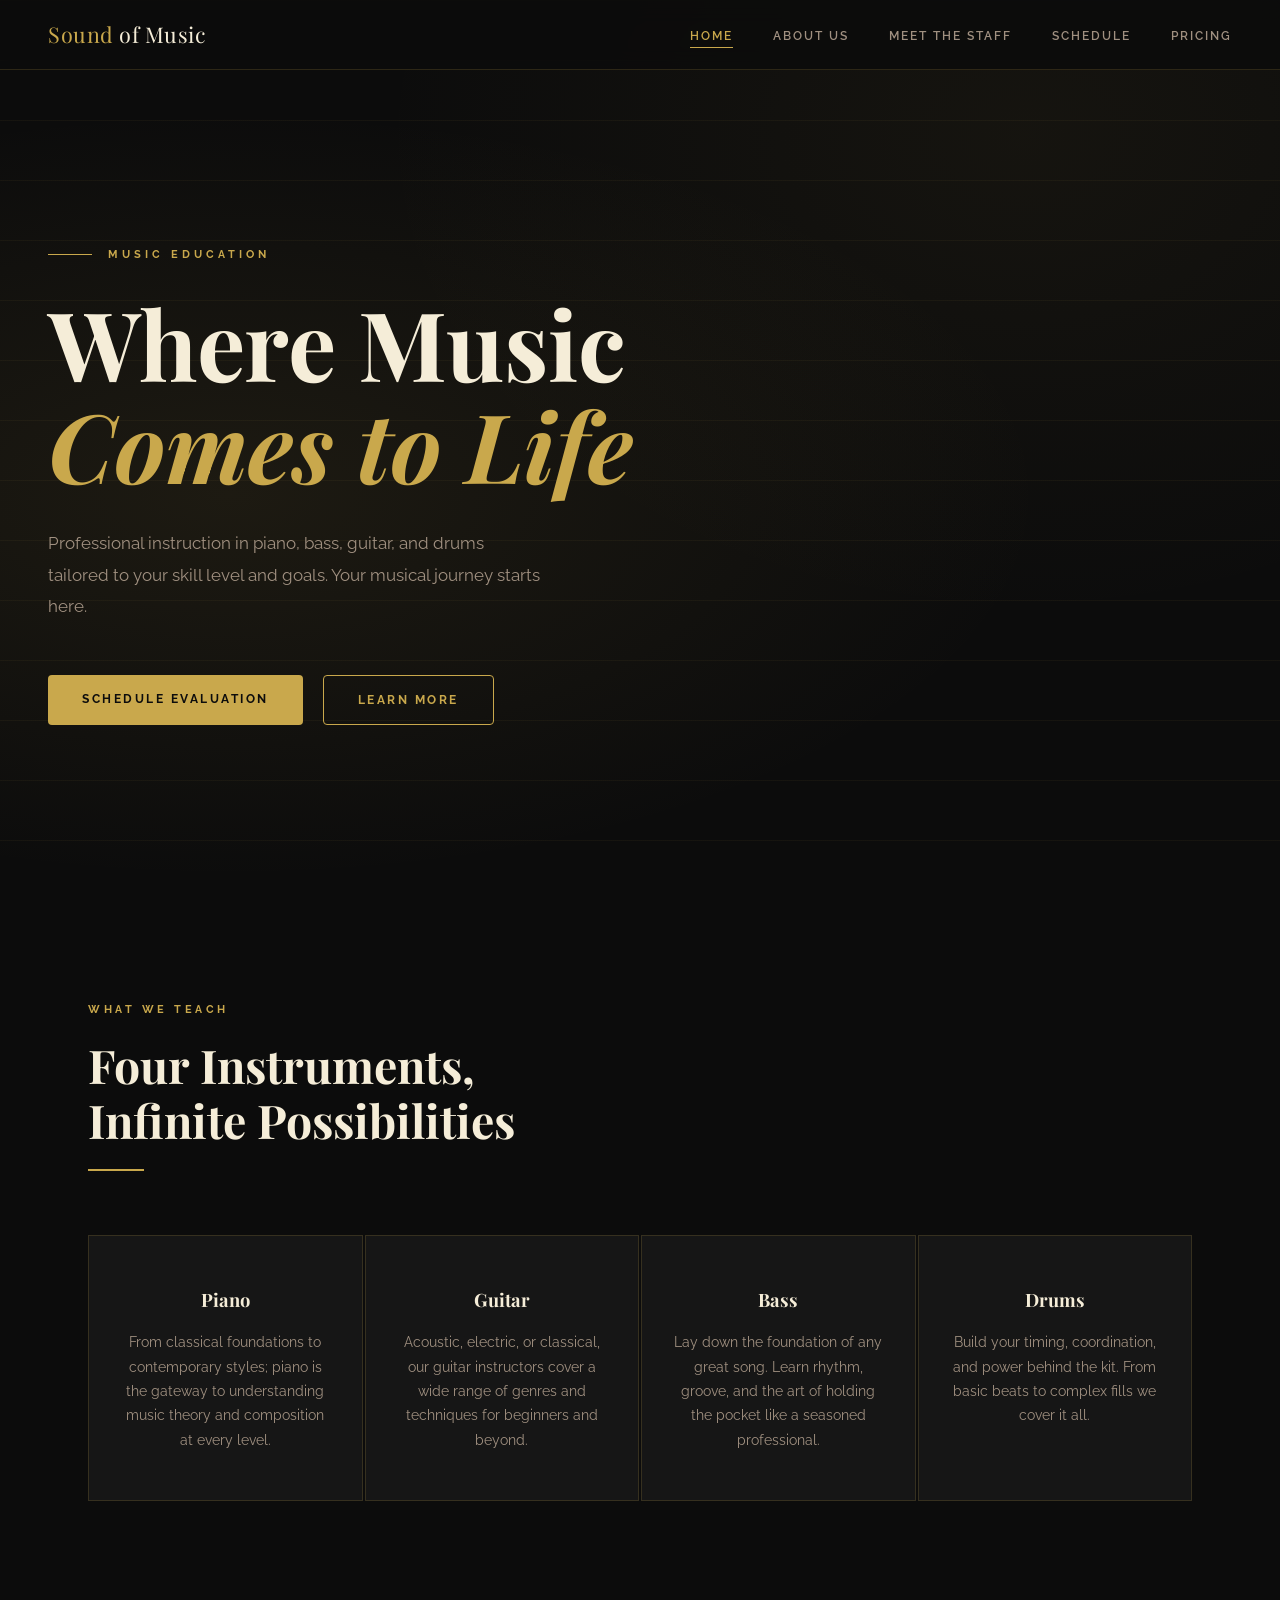
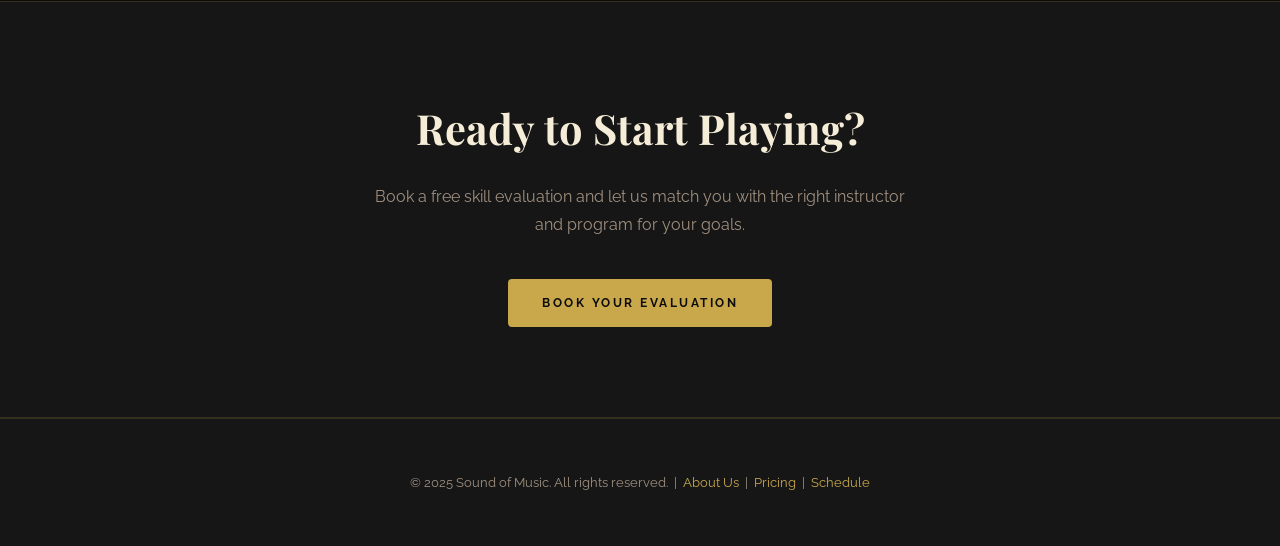
<file: index.html>
<!DOCTYPE html>
<html lang="en">
<head>
  <meta charset="UTF-8">
  <meta name="viewport" content="width=device-width, initial-scale=1.0">
  <title>Sound of Music – Music Education for Piano, Bass, Guitar &amp; Drums</title>
  <link rel="preconnect" href="https://fonts.googleapis.com">
  <link rel="preconnect" href="https://fonts.gstatic.com" crossorigin>
  <link href="https://fonts.googleapis.com/css2?family=Playfair+Display:ital,wght@0,400;0,700;1,400&amp;family=Raleway:wght@300;400;500;600&amp;display=swap" rel="stylesheet">
  <link rel="stylesheet" href="styles.css">
</head>
<body>

  <!-- ── NAVIGATION ── -->
  <nav class="navbar" aria-label="Main navigation">
    <a href="index.html" class="nav-brand">Sound <span>of Music</span></a>
    <ul class="nav-links" id="nav-links">
      <li><a href="index.html">Home</a></li>
      <li><a href="about.html">About Us</a></li>
      <li><a href="staff.html">Meet the Staff</a></li>
      <li><a href="schedule.html">Schedule</a></li>
      <li><a href="pricing.html">Pricing</a></li>
    </ul>
    <button type="button" class="nav-toggle" id="nav-toggle" aria-label="Toggle navigation" aria-expanded="false">
      <span></span>
      <span></span>
      <span></span>
    </button>
  </nav>

  <main>

    <!-- ── HERO ── -->
    <section class="hero" aria-labelledby="hero-heading">
      <div class="hero-bg" aria-hidden="true"></div>

      <div class="hero-content">
        <p class="hero-eyebrow">Music Education</p>
        <h1 class="hero-title" id="hero-heading">
          Where Music<br><em>Comes to Life</em>
        </h1>
        <p class="hero-desc">
          Professional instruction in piano, bass, guitar, and drums tailored
          to your skill level and goals. Your musical journey starts here.
        </p>
        <div class="hero-cta">
          <a href="schedule.html" class="btn btn-gold">Schedule Evaluation</a>
          <a href="about.html"    class="btn btn-outline">Learn More</a>
        </div>
      </div>

     
    </section>

    <!-- ── INSTRUMENTS ── -->
    <section aria-labelledby="instruments-heading">
      <div class="section">
        <p class="section-label fade-in">What We Teach</p>
        <h2 class="section-title fade-in" id="instruments-heading">
          Four Instruments,<br>Infinite Possibilities
        </h2>
        <div class="gold-divider fade-in"></div>

        <div class="instruments-grid">
          <div class="instrument-card fade-in">
           
            <h3>Piano</h3>
            <p>
              From classical foundations to contemporary styles; piano is the
              gateway to understanding music theory and composition at every level.
            </p>
          </div>
          <div class="instrument-card fade-in">
          
            <h3>Guitar</h3>
            <p>
              Acoustic, electric, or classical, our guitar instructors cover a
              wide range of genres and techniques for beginners and beyond.
            </p>
          </div>
          <div class="instrument-card fade-in">
            <h3>Bass</h3>
            <p>
              Lay down the foundation of any great song. Learn rhythm, groove,
              and the art of holding the pocket like a seasoned professional.
            </p>
          </div>
          <div class="instrument-card fade-in">
            <h3>Drums</h3>
            <p>
              Build your timing, coordination, and power behind the kit. From
              basic beats to complex fills we cover it all.
            </p>
          </div>
        </div>
      </div>
    </section>

    <!-- ── CTA BAND ── -->
    <section class="cta-band" aria-labelledby="cta-heading">
      <div class="cta-band-inner">
        <h2 class="fade-in" id="cta-heading">Ready to Start Playing?</h2>
        <p class="fade-in">
          Book a free skill evaluation and let us match you with the right
          instructor and program for your goals.
        </p>
        <a href="schedule.html" class="btn btn-gold fade-in">Book Your Evaluation</a>
      </div>
    </section>

  </main>

  <!-- ── FOOTER ── -->
  <footer>
    <p>
      &copy; 2025 Sound of Music. All rights reserved.
      &nbsp;|&nbsp; <a href="about.html">About Us</a>
      &nbsp;|&nbsp; <a href="pricing.html">Pricing</a>
      &nbsp;|&nbsp; <a href="schedule.html">Schedule</a>
    </p>
  </footer>

  <script src="main.js"></script>
</body>
</html>
</file>
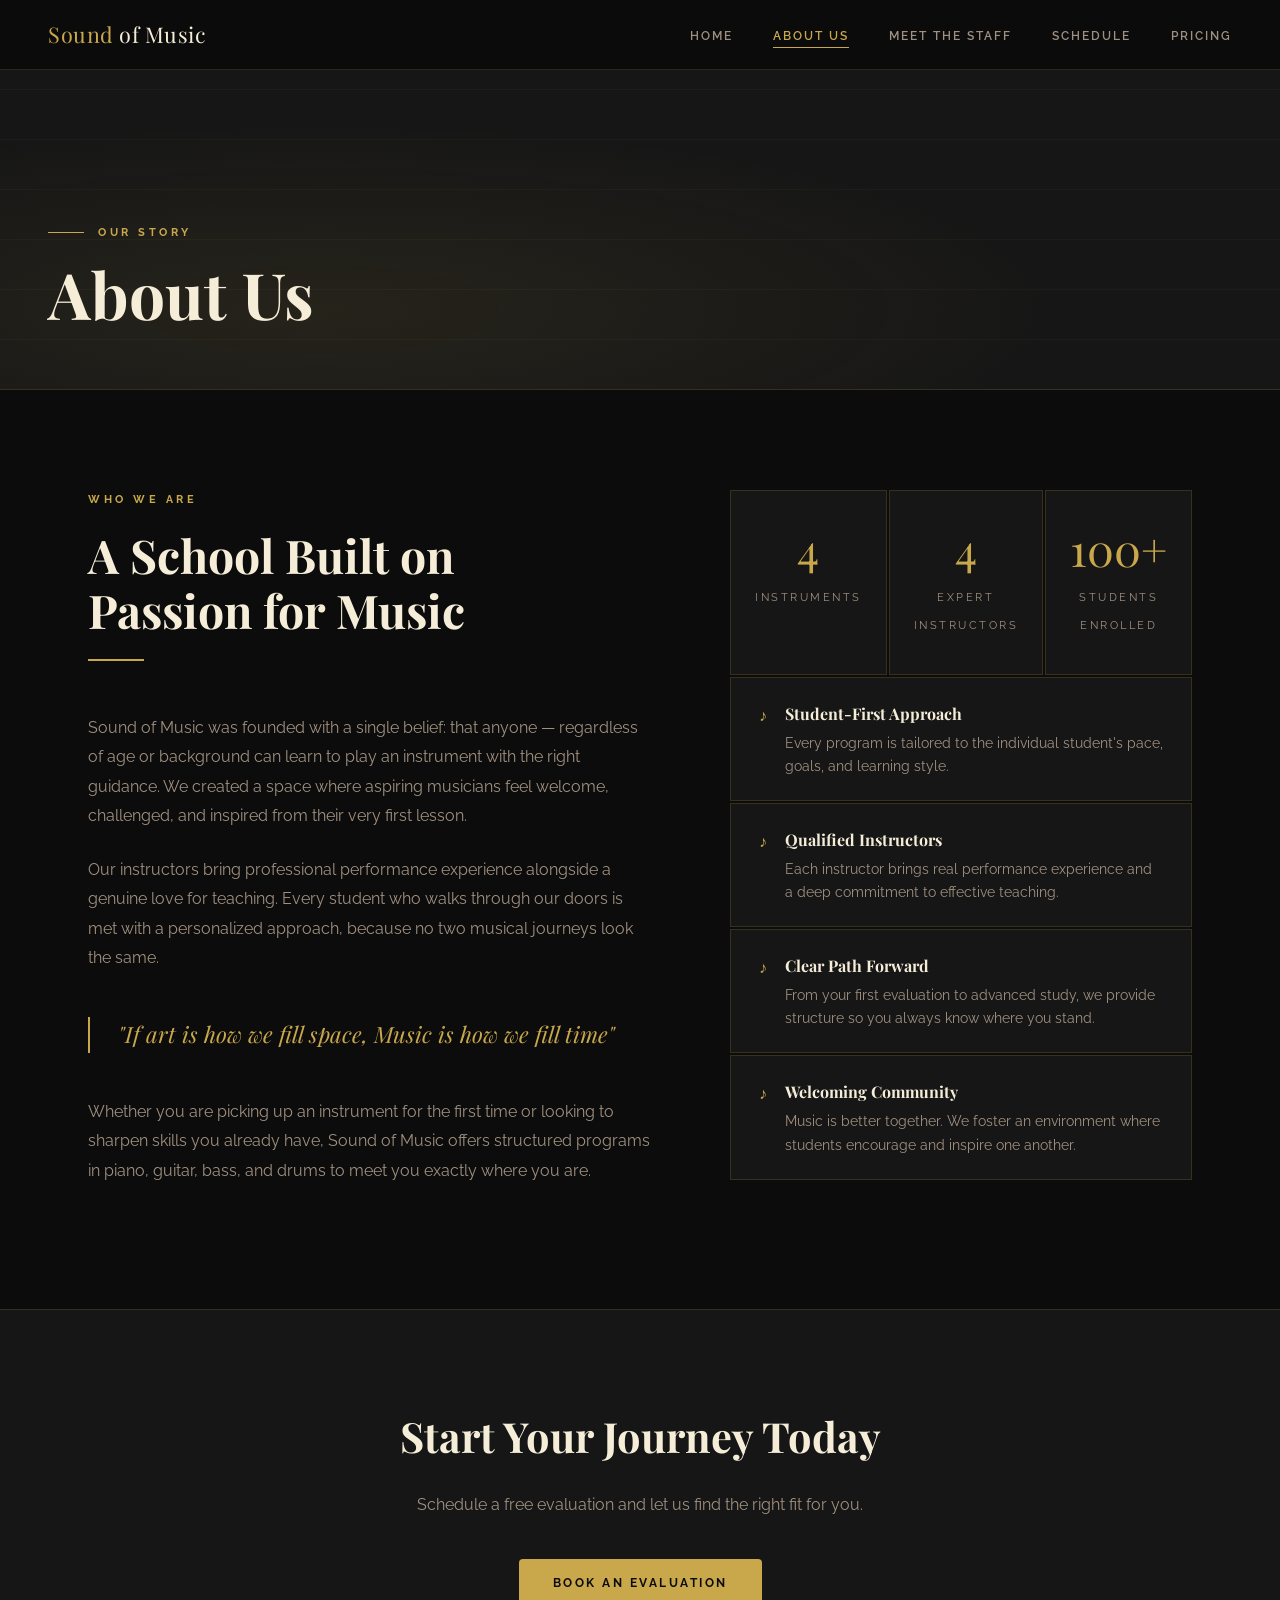
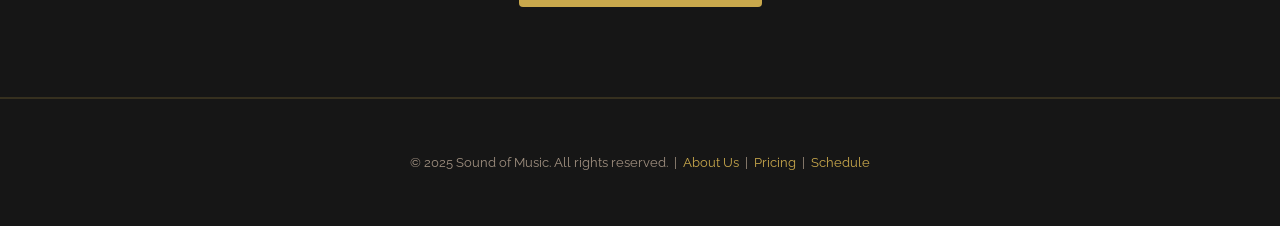
<file: about.html>
<!DOCTYPE html>
<html lang="en">
<head>
  <meta charset="UTF-8">
  <meta name="viewport" content="width=device-width, initial-scale=1.0">
  <title>About Us – Sound of Music</title>
  <link rel="preconnect" href="https://fonts.googleapis.com">
  <link rel="preconnect" href="https://fonts.gstatic.com" crossorigin>
  <link href="https://fonts.googleapis.com/css2?family=Playfair+Display:ital,wght@0,400;0,700;1,400&amp;family=Raleway:wght@300;400;500;600&amp;display=swap" rel="stylesheet">
  <link rel="stylesheet" href="styles.css">
</head>
<body>

  <!-- ── NAVIGATION ── -->
  <nav class="navbar" aria-label="Main navigation">
    <a href="index.html" class="nav-brand">Sound <span>of Music</span></a>
    <ul class="nav-links" id="nav-links">
      <li><a href="index.html">Home</a></li>
      <li><a href="about.html">About Us</a></li>
      <li><a href="staff.html">Meet the Staff</a></li>
      <li><a href="schedule.html">Schedule</a></li>
      <li><a href="pricing.html">Pricing</a></li>
    </ul>
    <button type="button" class="nav-toggle" id="nav-toggle" aria-label="Toggle navigation" aria-expanded="false">
      <span></span>
      <span></span>
      <span></span>
    </button>
  </nav>

  <main>

    <!-- ── PAGE HERO ── -->
    <header class="page-hero">
      <div class="page-hero-content">
        <p class="page-hero-label">Our Story</p>
        <h1>About Us</h1>
      </div>
    </header>

    <!-- ── ABOUT BODY ── -->
    <section aria-labelledby="about-heading">
      <div class="section">
        <div class="about-grid">

          <!-- Left: Text -->
          <div>
            <p class="section-label fade-in">Who We Are</p>
            <h2 class="section-title fade-in" id="about-heading">
              A School Built on<br>Passion for Music
            </h2>
            <div class="gold-divider fade-in"></div>

            <p class="about-body fade-in">
              Sound of Music was founded with a single belief: that anyone — regardless
              of age or background can learn to play an instrument with the right guidance.
              We created a space where aspiring musicians feel welcome, challenged, and
              inspired from their very first lesson.
            </p>
            <p class="about-body fade-in">
              Our instructors bring professional performance experience alongside a
              genuine love for teaching. Every student who walks through our doors is
              met with a personalized approach, because no two musical journeys look
              the same.
            </p>

            <blockquote class="about-quote fade-in">
              "If art is how we fill space, Music is how we fill time"
            </blockquote>

            <p class="about-body fade-in">
              Whether you are picking up an instrument for the first time or looking to
              sharpen skills you already have, Sound of Music offers structured programs
              in piano, guitar, bass, and drums to meet you exactly where you are.
            </p>
          </div>

          <!-- Right: Stats + Values -->
          <div>
            <div class="stats-grid fade-in" role="group" aria-label="School highlights">
              <div class="stat-card">
                <span class="stat-number">4</span>
                <span class="stat-label">Instruments</span>
              </div>
              <div class="stat-card">
                <span class="stat-number">4</span>
                <span class="stat-label">Expert Instructors</span>
              </div>
              <div class="stat-card">
                <span class="stat-number">100+</span>
                <span class="stat-label">Students Enrolled</span>
              </div>
            </div>

            <h3 class="visually-hidden">Our Values</h3>
            <ul class="values-list">
              <li class="value-item fade-in">
                <span class="value-icon" aria-hidden="true">&#9834;</span>
                <div>
                  <h4>Student-First Approach</h4>
                  <p>Every program is tailored to the individual student's pace, goals, and learning style.</p>
                </div>
              </li>
              <li class="value-item fade-in">
                <span class="value-icon" aria-hidden="true">&#9834;</span>
                <div>
                  <h4>Qualified Instructors</h4>
                  <p>Each instructor brings real performance experience and a deep commitment to effective teaching.</p>
                </div>
              </li>
              <li class="value-item fade-in">
                <span class="value-icon" aria-hidden="true">&#9834;</span>
                <div>
                  <h4>Clear Path Forward</h4>
                  <p>From your first evaluation to advanced study, we provide structure so you always know where you stand.</p>
                </div>
              </li>
              <li class="value-item fade-in">
                <span class="value-icon" aria-hidden="true">&#9834;</span>
                <div>
                  <h4>Welcoming Community</h4>
                  <p>Music is better together. We foster an environment where students encourage and inspire one another.</p>
                </div>
              </li>
            </ul>
          </div>

        </div>
      </div>
    </section>

    <!-- ── CTA BAND ── -->
    <section class="cta-band" aria-labelledby="cta-about-heading">
      <div class="cta-band-inner">
        <h2 class="fade-in" id="cta-about-heading">Start Your Journey Today</h2>
        <p class="fade-in">
          Schedule a free evaluation and let us find the right fit for you.
        </p>
        <a href="schedule.html" class="btn btn-gold fade-in">Book an Evaluation</a>
      </div>
    </section>

  </main>

  <!-- ── FOOTER ── -->
  <footer>
    <p>
      &copy; 2025 Sound of Music. All rights reserved.
      &nbsp;|&nbsp; <a href="about.html">About Us</a>
      &nbsp;|&nbsp; <a href="pricing.html">Pricing</a>
      &nbsp;|&nbsp; <a href="schedule.html">Schedule</a>
    </p>
  </footer>

  <script src="main.js"></script>
</body>
</html>
</file>
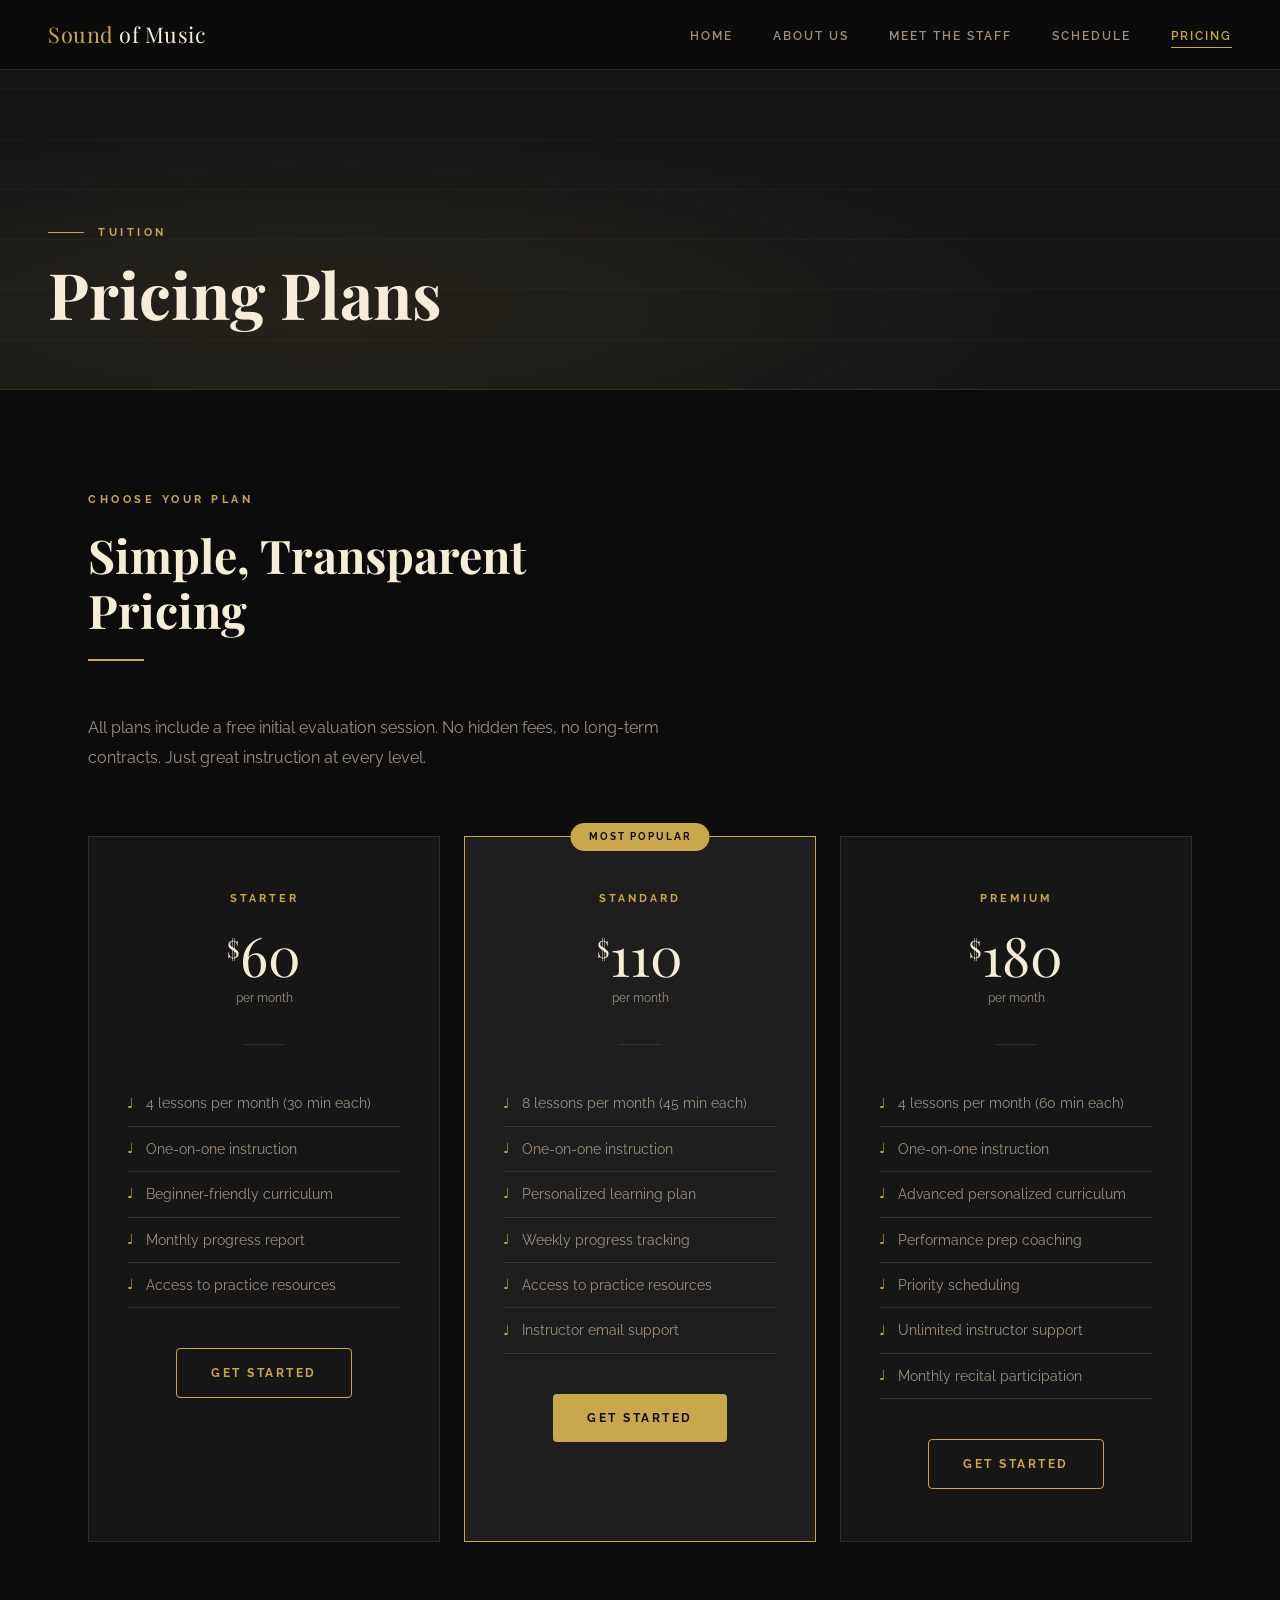
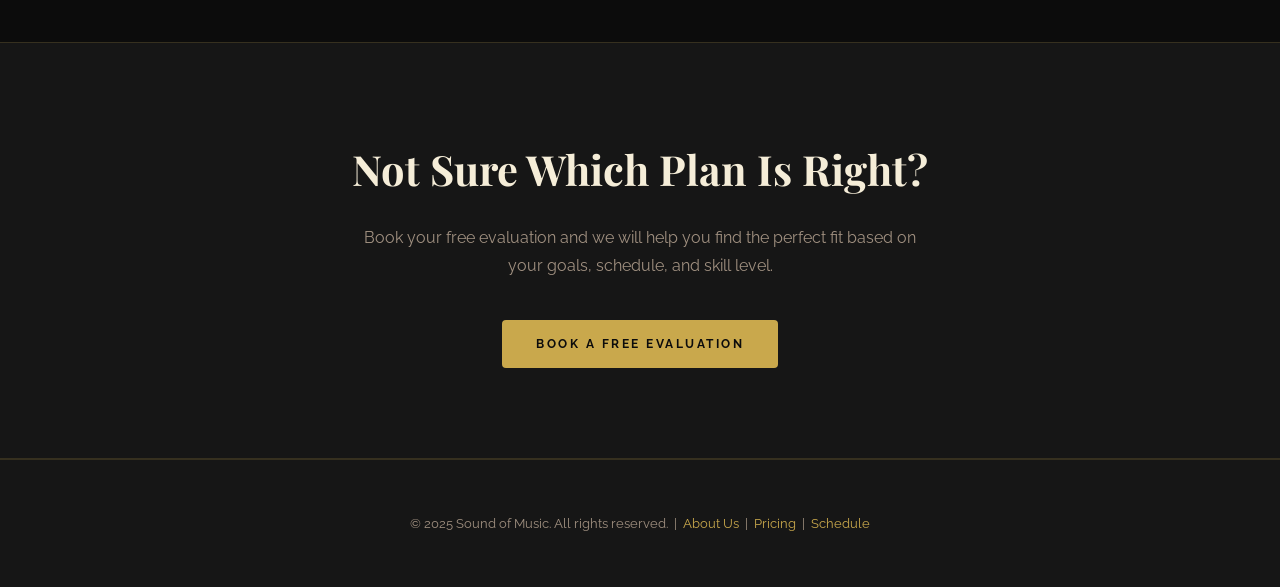
<file: pricing.html>
<!DOCTYPE html>
<html lang="en">
<head>
  <meta charset="UTF-8">
  <meta name="viewport" content="width=device-width, initial-scale=1.0">
  <title>Pricing – Sound of Music</title>
  <link rel="preconnect" href="https://fonts.googleapis.com">
  <link rel="preconnect" href="https://fonts.gstatic.com" crossorigin>
  <link href="https://fonts.googleapis.com/css2?family=Playfair+Display:ital,wght@0,400;0,700;1,400&amp;family=Raleway:wght@300;400;500;600&amp;display=swap" rel="stylesheet">
  <link rel="stylesheet" href="styles.css">
</head>
<body>

  <!-- ── NAVIGATION ── -->
  <nav class="navbar" aria-label="Main navigation">
    <a href="index.html" class="nav-brand">Sound <span>of Music</span></a>
    <ul class="nav-links" id="nav-links">
      <li><a href="index.html">Home</a></li>
      <li><a href="about.html">About Us</a></li>
      <li><a href="staff.html">Meet the Staff</a></li>
      <li><a href="schedule.html">Schedule</a></li>
      <li><a href="pricing.html">Pricing</a></li>
    </ul>
    <button type="button" class="nav-toggle" id="nav-toggle" aria-label="Toggle navigation" aria-expanded="false">
      <span></span>
      <span></span>
      <span></span>
    </button>
  </nav>

  <main>

    <!-- ── PAGE HERO ── -->
    <header class="page-hero">
      <div class="page-hero-content">
        <p class="page-hero-label">Tuition</p>
        <h1>Pricing Plans</h1>
      </div>
    </header>

    <!-- ── PRICING SECTION ── -->
    <section aria-labelledby="pricing-heading">
      <div class="section">
        <p class="section-label fade-in">Choose Your Plan</p>
        <h2 class="section-title fade-in" id="pricing-heading">
          Simple, Transparent<br>Pricing
        </h2>
        <div class="gold-divider fade-in"></div>
        <p class="section-subtitle fade-in">
          All plans include a free initial evaluation session. No hidden fees,
          no long-term contracts. Just great instruction at every level.
        </p>

        <div class="pricing-grid">

          <!-- Starter -->
          <div class="pricing-card fade-in">
            <p class="pricing-tier">Starter</p>
            <p class="pricing-price"><sup>$</sup>60</p>
            <p class="pricing-per">per month </p>
            <hr class="pricing-rule">
            <ul class="pricing-features">
              <li>4 lessons per month (30 min each)</li>
              <li>One-on-one instruction</li>
              <li>Beginner-friendly curriculum</li>
              <li>Monthly progress report</li>
              <li>Access to practice resources</li>
            </ul>
            <a href="schedule.html" class="btn btn-outline">Get Started</a>
          </div>

          <!-- Standard (featured) -->
          <div class="pricing-card featured fade-in">
            <p class="pricing-tier">Standard</p>
            <p class="pricing-price"><sup>$</sup>110</p>
            <p class="pricing-per">per month </p>
            <hr class="pricing-rule">
            <ul class="pricing-features">
              <li>8 lessons per month (45 min each)</li>
              <li>One-on-one instruction</li>
              <li>Personalized learning plan</li>
              <li>Weekly progress tracking</li>
              <li>Access to practice resources</li>
              <li>Instructor email support</li>
            </ul>
            <a href="schedule.html" class="btn btn-gold">Get Started</a>
          </div>

          <!-- Premium -->
          <div class="pricing-card fade-in">
            <p class="pricing-tier">Premium</p>
            <p class="pricing-price"><sup>$</sup>180</p>
            <p class="pricing-per">per month</p>
            <hr class="pricing-rule">
            <ul class="pricing-features">
              <li>4 lessons per month (60 min each)</li>
              <li>One-on-one instruction</li>
              <li>Advanced personalized curriculum</li>
              <li>Performance prep coaching</li>
              <li>Priority scheduling</li>
              <li>Unlimited instructor support</li>
              <li>Monthly recital participation</li>
            </ul>
            <a href="schedule.html" class="btn btn-outline">Get Started</a>
          </div>

      

      </div>
    </section>

    <!-- ── CTA BAND ── -->
    <section class="cta-band" aria-labelledby="cta-pricing-heading">
      <div class="cta-band-inner">
        <h2 class="fade-in" id="cta-pricing-heading">Not Sure Which Plan Is Right?</h2>
        <p class="fade-in">
          Book your free evaluation and we will help you find the perfect
          fit based on your goals, schedule, and skill level.
        </p>
        <a href="schedule.html" class="btn btn-gold fade-in">Book a Free Evaluation</a>
      </div>
    </section>

  </main>

  <!-- ── FOOTER ── -->
  <footer>
    <p>
      &copy; 2025 Sound of Music. All rights reserved.
      &nbsp;|&nbsp; <a href="about.html">About Us</a>
      &nbsp;|&nbsp; <a href="pricing.html">Pricing</a>
      &nbsp;|&nbsp; <a href="schedule.html">Schedule</a>
    </p>
  </footer>

  <script src="main.js"></script>
</body>
</html>
</file>
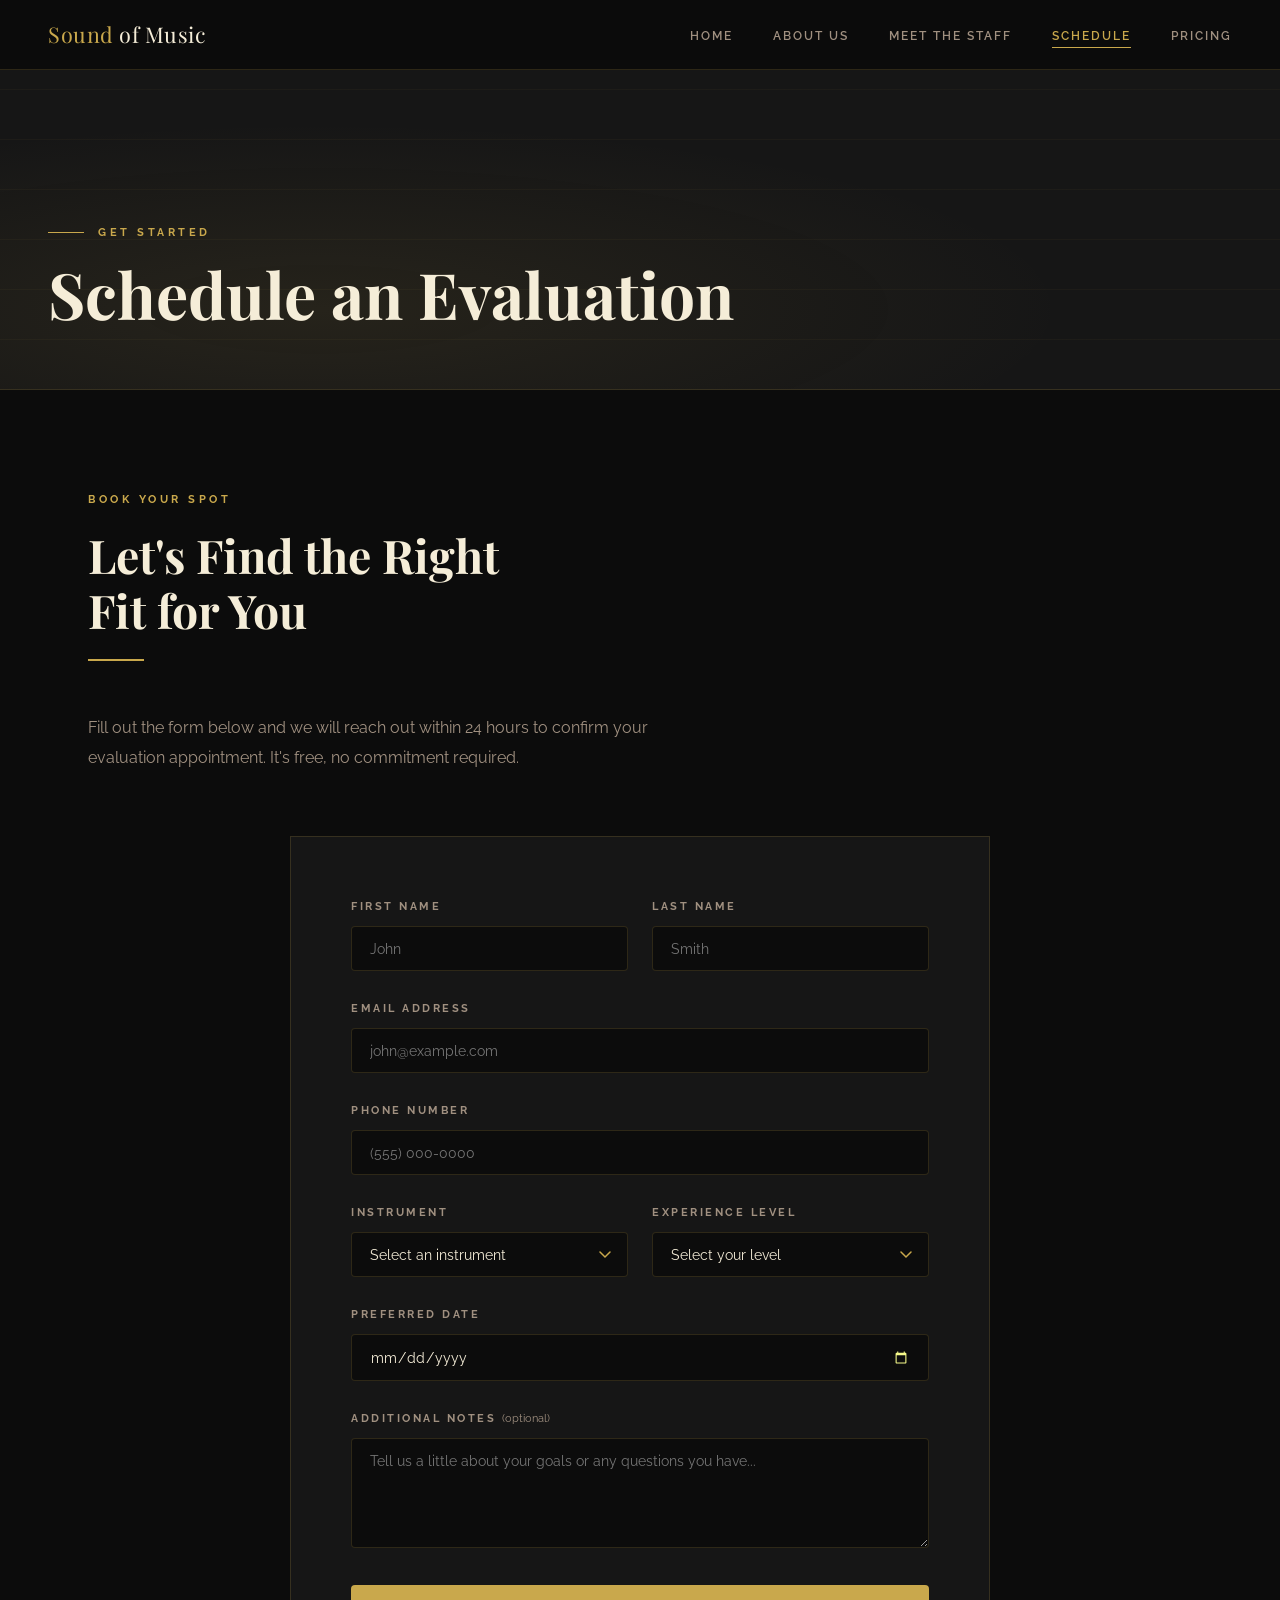
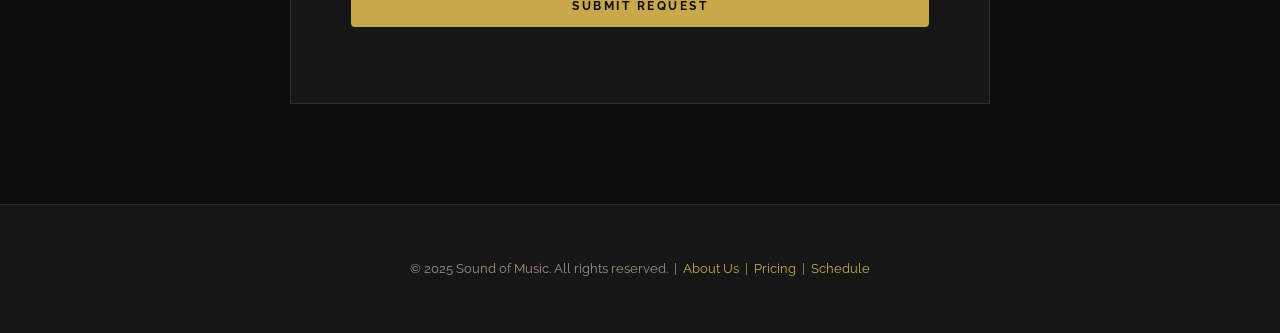
<file: schedule.html>
<!DOCTYPE html>
<html lang="en">
<head>
  <meta charset="UTF-8">
  <meta name="viewport" content="width=device-width, initial-scale=1.0">
  <title>Schedule an Evaluation – Sound of Music</title>
  <link rel="preconnect" href="https://fonts.googleapis.com">
  <link rel="preconnect" href="https://fonts.gstatic.com" crossorigin>
  <link href="https://fonts.googleapis.com/css2?family=Playfair+Display:ital,wght@0,400;0,700;1,400&amp;family=Raleway:wght@300;400;500;600&amp;display=swap" rel="stylesheet">
  <link rel="stylesheet" href="styles.css">
</head>
<body>

  <!-- ── NAVIGATION ── -->
  <nav class="navbar" aria-label="Main navigation">
    <a href="index.html" class="nav-brand">Sound <span>of Music</span></a>
    <ul class="nav-links" id="nav-links">
      <li><a href="index.html">Home</a></li>
      <li><a href="about.html">About Us</a></li>
      <li><a href="staff.html">Meet the Staff</a></li>
      <li><a href="schedule.html">Schedule</a></li>
      <li><a href="pricing.html">Pricing</a></li>
    </ul>
    <button type="button" class="nav-toggle" id="nav-toggle" aria-label="Toggle navigation" aria-expanded="false">
      <span></span>
      <span></span>
      <span></span>
    </button>
  </nav>

  <main>

    <!-- ── PAGE HERO ── -->
    <header class="page-hero">
      <div class="page-hero-content">
        <p class="page-hero-label">Get Started</p>
        <h1>Schedule an Evaluation</h1>
      </div>
    </header>

    <!-- ── FORM SECTION ── -->
    <section aria-labelledby="schedule-heading">
      <div class="section">
        <p class="section-label fade-in">Book Your Spot</p>
        <h2 class="section-title fade-in" id="schedule-heading">
          Let&#39;s Find the Right<br>Fit for You
        </h2>
        <div class="gold-divider fade-in"></div>
        <p class="section-subtitle fade-in">
          Fill out the form below and we will reach out within 24 hours to
          confirm your evaluation appointment. It&#39;s free, no commitment required.
        </p>

        <div class="schedule-wrapper fade-in">
          <form id="eval-form" novalidate>

            <div class="form-row">
              <div class="form-group">
                <label for="first-name">First Name</label>
                <input type="text" id="first-name" name="first-name"
                       placeholder="John" required>
              </div>
              <div class="form-group">
                <label for="last-name">Last Name</label>
                <input type="text" id="last-name" name="last-name"
                       placeholder="Smith" required>
              </div>
            </div>

            <div class="form-group">
              <label for="email">Email Address</label>
              <input type="email" id="email" name="email"
                     placeholder="john@example.com" required>
            </div>

            <div class="form-group">
              <label for="phone">Phone Number</label>
              <input type="tel" id="phone" name="phone"
                     placeholder="(555) 000-0000">
            </div>

            <div class="form-row">
              <div class="form-group">
                <label for="instrument">Instrument</label>
                <select id="instrument" name="instrument" required>
                  <option value="" disabled selected>Select an instrument</option>
                  <option value="piano">Piano</option>
                  <option value="guitar">Guitar</option>
                  <option value="bass">Bass</option>
                  <option value="drums">Drums</option>
                </select>
              </div>
              <div class="form-group">
                <label for="experience">Experience Level</label>
                <select id="experience" name="experience" required>
                  <option value="" disabled selected>Select your level</option>
                  <option value="beginner">Beginner – No experience</option>
                  <option value="some">Some experience</option>
                  <option value="intermediate">Intermediate</option>
                  <option value="advanced">Advanced</option>
                </select>
              </div>
            </div>

            <div class="form-group">
              <label for="preferred-date">Preferred Date</label>
              <input type="date" id="preferred-date" name="preferred-date">
            </div>

            <div class="form-group">
              <label for="notes">Additional Notes <span class="label-optional">(optional)</span></label>
              <textarea id="notes" name="notes"
                        placeholder="Tell us a little about your goals or any questions you have..."></textarea>
            </div>

            <button type="submit" class="btn btn-gold btn-full">
              Submit Request
            </button>

            <p class="form-note" id="form-status" aria-live="polite"></p>

          </form>
        </div>

      </div>
    </section>

  </main>

  <!-- ── FOOTER ── -->
  <footer>
    <p>
      &copy; 2025 Sound of Music. All rights reserved.
      &nbsp;|&nbsp; <a href="about.html">About Us</a>
      &nbsp;|&nbsp; <a href="pricing.html">Pricing</a>
      &nbsp;|&nbsp; <a href="schedule.html">Schedule</a>
    </p>
  </footer>

  <script src="main.js"></script>
  <script>
   
  </script>
</body>
</html>
</file>
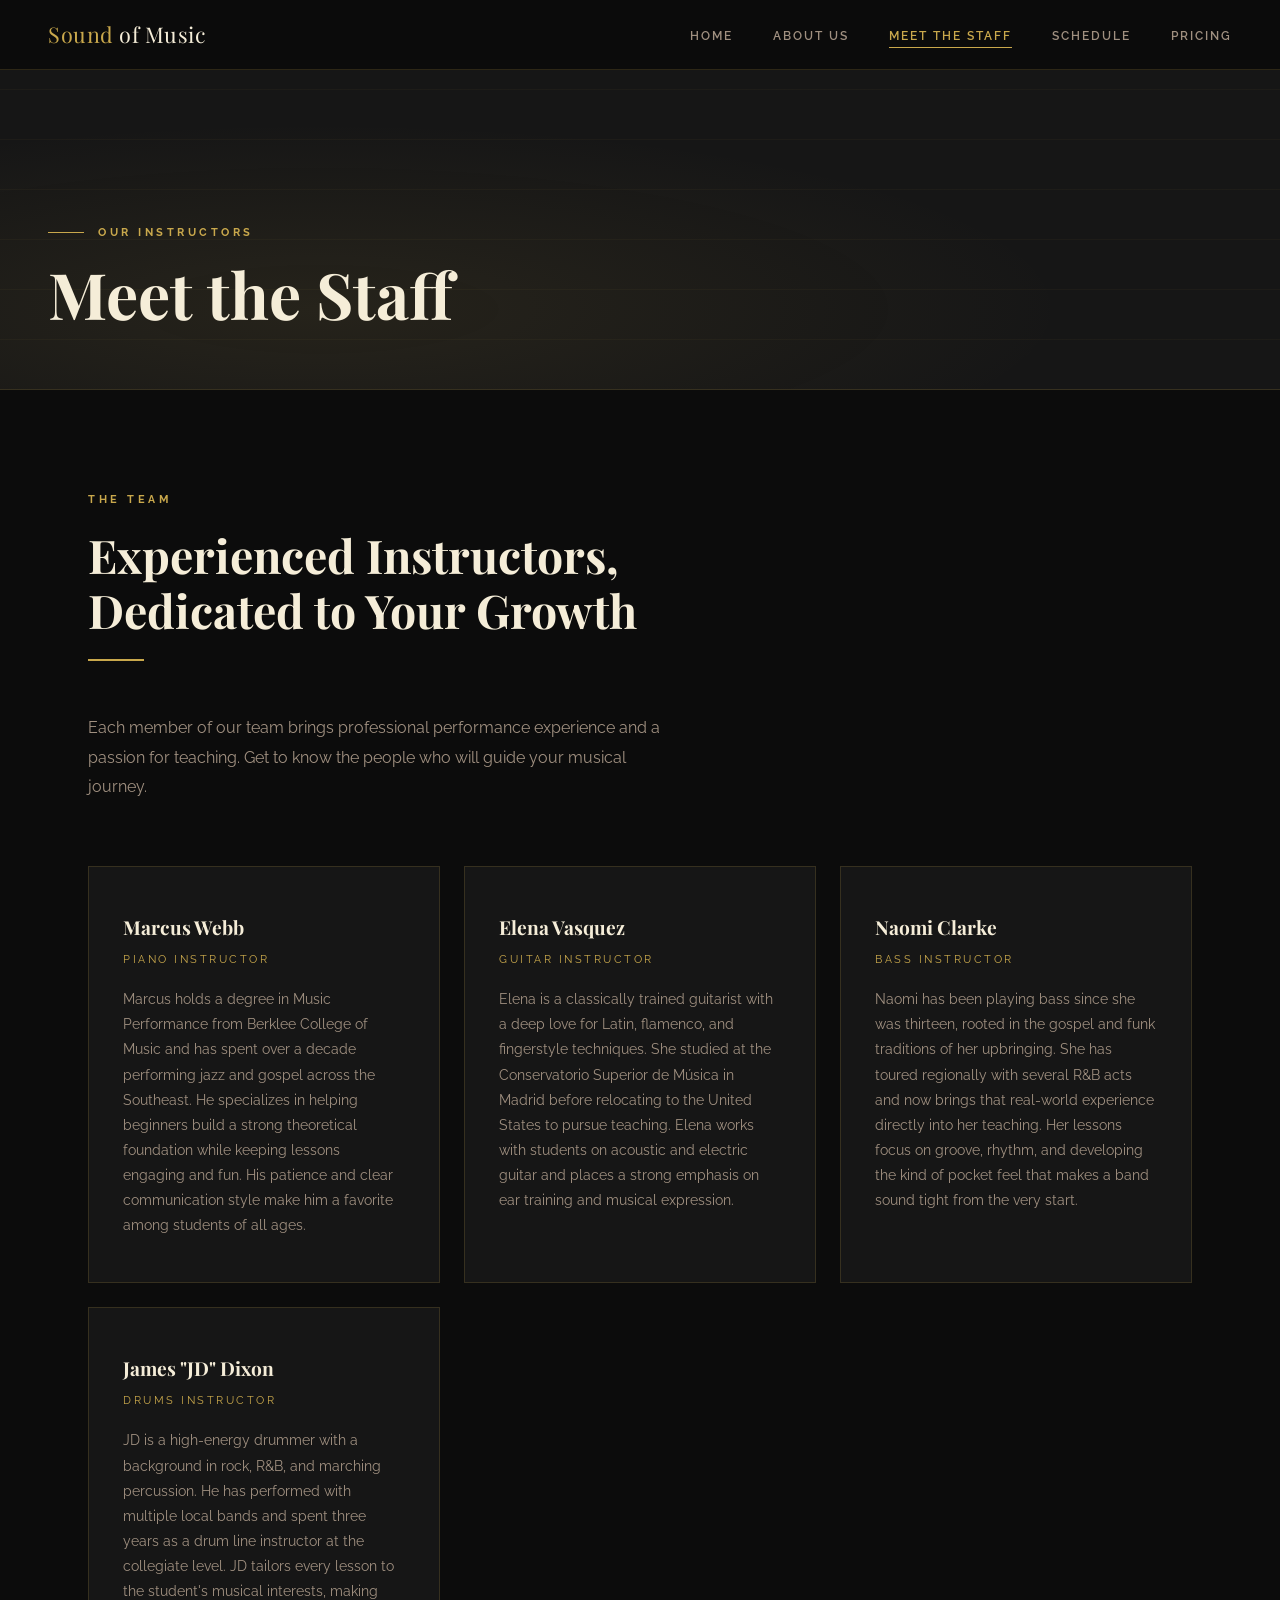
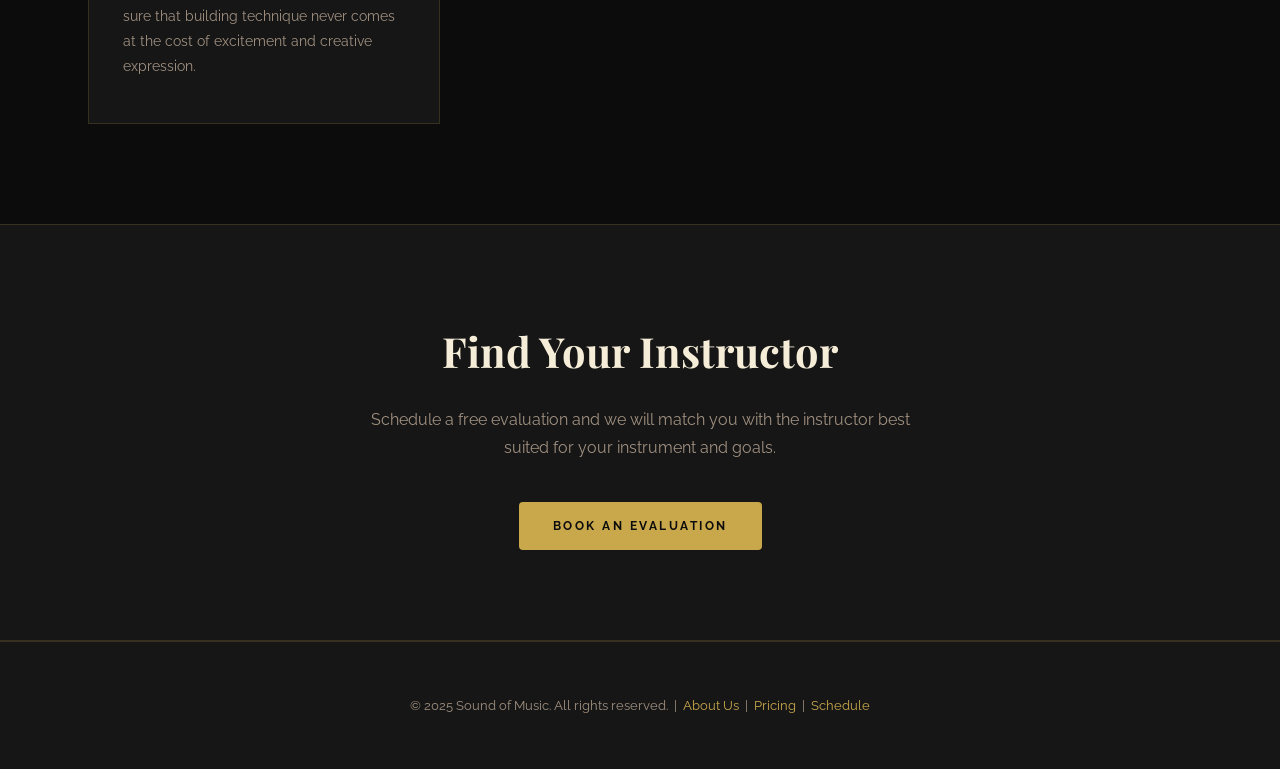
<file: staff.html>
<!DOCTYPE html>
<html lang="en">
<head>
  <meta charset="UTF-8">
  <meta name="viewport" content="width=device-width, initial-scale=1.0">
  <title>Meet the Staff – Sound of Music</title>
  <link rel="preconnect" href="https://fonts.googleapis.com">
  <link rel="preconnect" href="https://fonts.gstatic.com" crossorigin>
  <link href="https://fonts.googleapis.com/css2?family=Playfair+Display:ital,wght@0,400;0,700;1,400&amp;family=Raleway:wght@300;400;500;600&amp;display=swap" rel="stylesheet">
  <link rel="stylesheet" href="styles.css">
</head>
<body>

  <!-- ── NAVIGATION ── -->
  <nav class="navbar" aria-label="Main navigation">
    <a href="index.html" class="nav-brand">Sound <span>of Music</span></a>
    <ul class="nav-links" id="nav-links">
      <li><a href="index.html">Home</a></li>
      <li><a href="about.html">About Us</a></li>
      <li><a href="staff.html">Meet the Staff</a></li>
      <li><a href="schedule.html">Schedule</a></li>
      <li><a href="pricing.html">Pricing</a></li>
    </ul>
    <button type="button" class="nav-toggle" id="nav-toggle" aria-label="Toggle navigation" aria-expanded="false">
      <span></span>
      <span></span>
      <span></span>
    </button>
  </nav>

  <main>

    <!-- ── PAGE HERO ── -->
    <header class="page-hero">
      <div class="page-hero-content">
        <p class="page-hero-label">Our Instructors</p>
        <h1>Meet the Staff</h1>
      </div>
    </header>

    <!-- ── STAFF SECTION ── -->
    <section aria-labelledby="staff-heading">
      <div class="section">
        <p class="section-label fade-in">The Team</p>
        <h2 class="section-title fade-in" id="staff-heading">
          Experienced Instructors,<br>Dedicated to Your Growth
        </h2>
        <div class="gold-divider fade-in"></div>
        <p class="section-subtitle fade-in">
          Each member of our team brings professional performance experience
          and a passion for teaching. Get to know the people who will guide
          your musical journey.
        </p>

        <div class="staff-grid">

          <article class="staff-card fade-in">
            
            <h3 class="staff-name">Marcus Webb</h3>
            <p class="staff-role">Piano Instructor</p>
            <p class="staff-bio">
              Marcus holds a degree in Music Performance from Berklee College of Music
              and has spent over a decade performing jazz and gospel across the Southeast.
              He specializes in helping beginners build a strong theoretical foundation
              while keeping lessons engaging and fun. His patience and clear communication
              style make him a favorite among students of all ages.
            </p>
          </article>

          <article class="staff-card fade-in">
            
            <h3 class="staff-name">Elena Vasquez</h3>
            <p class="staff-role">Guitar Instructor</p>
            <p class="staff-bio">
              Elena is a classically trained guitarist with a deep love for Latin,
              flamenco, and fingerstyle techniques. She studied at the Conservatorio
              Superior de Música in Madrid before relocating to the United States to
              pursue teaching. Elena works with students on acoustic and electric
              guitar and places a strong emphasis on ear training and musical expression.
            </p>
          </article>

          <article class="staff-card fade-in">
           
            <h3 class="staff-name">Naomi Clarke</h3>
            <p class="staff-role">Bass Instructor</p>
            <p class="staff-bio">
              Naomi has been playing bass since she was thirteen, rooted in the gospel
              and funk traditions of her upbringing. She has toured regionally with
              several R&amp;B acts and now brings that real-world experience directly
              into her teaching. Her lessons focus on groove, rhythm, and developing
              the kind of pocket feel that makes a band sound tight from the very start.
            </p>
          </article>

          <article class="staff-card fade-in">
            
            <h3 class="staff-name">James "JD" Dixon</h3>
            <p class="staff-role">Drums Instructor</p>
            <p class="staff-bio">
              JD is a high-energy drummer with a background in rock, R&amp;B, and
              marching percussion. He has performed with multiple local bands and
              spent three years as a drum line instructor at the collegiate level.
              JD tailors every lesson to the student's musical interests, making
              sure that building technique never comes at the cost of excitement
              and creative expression.
            </p>
          </article>

        </div>
      </div>
    </section>

    <!-- ── CTA BAND ── -->
    <section class="cta-band" aria-labelledby="cta-staff-heading">
      <div class="cta-band-inner">
        <h2 class="fade-in" id="cta-staff-heading">Find Your Instructor</h2>
        <p class="fade-in">
          Schedule a free evaluation and we will match you with the
          instructor best suited for your instrument and goals.
        </p>
        <a href="schedule.html" class="btn btn-gold fade-in">Book an Evaluation</a>
      </div>
    </section>

  </main>

  <!-- ── FOOTER ── -->
  <footer>
    <p>
      &copy; 2025 Sound of Music. All rights reserved.
      &nbsp;|&nbsp; <a href="about.html">About Us</a>
      &nbsp;|&nbsp; <a href="pricing.html">Pricing</a>
      &nbsp;|&nbsp; <a href="schedule.html">Schedule</a>
    </p>
  </footer>

  <script src="main.js"></script>
</body>
</html>
</file>
<file: styles.css>
/* ============================================
   Sound of Music — styles.css
   Music-themed | Gold & Black | Playfair+Raleway
   ============================================ */

@import url('https://fonts.googleapis.com/css2?family=Playfair+Display:ital,wght@0,400;0,700;1,400&family=Raleway:wght@300;400;500;600&display=swap');

/* ── CUSTOM PROPERTIES ── */
:root {
  --gold:        #C9A84C;
  --gold-light:  #E5C76B;
  --gold-dark:   #8B6914;
  --bg:          #0c0c0c;
  --surface:     #161616;
  --surface-2:   #1e1e1e;
  --text:        #f5edd8;
  --text-muted:  #a09080;
  --border:      rgba(201, 168, 76, 0.18);
  --radius:      4px;
  --ease:        0.3s ease;
  --nav-h:       70px;
}

/* ── RESET ── */
*,
*::before,
*::after {
  box-sizing: border-box;
  margin: 0;
  padding: 0;
}

html {
  scroll-behavior: smooth;
}

body {
  background-color: var(--bg);
  color: var(--text);
  font-family: 'Raleway', sans-serif;
  font-weight: 400;
  line-height: 1.75;
  min-height: 100vh;
}

img {
  max-width: 100%;
  display: block;
}

/* ── NAVBAR ── */
.navbar {
  position: fixed;
  top: 0;
  left: 0;
  width: 100%;
  z-index: 1000;
  height: var(--nav-h);
  background: rgba(12, 12, 12, 0.94);
  backdrop-filter: blur(12px);
  -webkit-backdrop-filter: blur(12px);
  border-bottom: 1px solid var(--border);
  padding: 0 48px;
  display: flex;
  align-items: center;
  justify-content: space-between;
}

.nav-brand {
  font-family: 'Playfair Display', serif;
  font-size: 1.35rem;
  color: var(--gold);
  text-decoration: none;
  letter-spacing: 0.5px;
  white-space: nowrap;
}

.nav-brand span {
  color: var(--text);
}

.nav-links {
  list-style: none;
  display: flex;
  gap: 40px;
  align-items: center;
}

.nav-links a {
  color: var(--text-muted);
  text-decoration: none;
  font-size: 0.75rem;
  font-weight: 600;
  letter-spacing: 2px;
  text-transform: uppercase;
  transition: color var(--ease);
  position: relative;
}

.nav-links a::after {
  content: '';
  position: absolute;
  bottom: -5px;
  left: 0;
  width: 0;
  height: 1px;
  background: var(--gold);
  transition: width var(--ease);
}

.nav-links a:hover,
.nav-links a.active {
  color: var(--gold);
}

.nav-links a:hover::after,
.nav-links a.active::after {
  width: 100%;
}

/* Hamburger */
.nav-toggle {
  display: none;
  flex-direction: column;
  gap: 5px;
  cursor: pointer;
  background: none;
  border: none;
  padding: 4px;
}

.nav-toggle span {
  display: block;
  width: 24px;
  height: 2px;
  background: var(--gold);
  transition: all var(--ease);
}

/* ── BUTTONS ── */
.btn {
  display: inline-block;
  padding: 14px 34px;
  font-family: 'Raleway', sans-serif;
  font-size: 0.72rem;
  font-weight: 700;
  letter-spacing: 2.5px;
  text-transform: uppercase;
  text-decoration: none;
  cursor: pointer;
  transition: all var(--ease);
  border-radius: var(--radius);
  border: none;
}

.btn-gold {
  background: var(--gold);
  color: var(--bg);
}

.btn-gold:hover {
  background: var(--gold-light);
  transform: translateY(-2px);
  box-shadow: 0 10px 28px rgba(201, 168, 76, 0.28);
}

.btn-outline {
  background: transparent;
  color: var(--gold);
  border: 1px solid var(--gold);
}

.btn-outline:hover {
  background: var(--gold);
  color: var(--bg);
  transform: translateY(-2px);
}

/* ── LAYOUT UTILITIES ── */
.section {
  padding: 100px 48px;
  max-width: 1200px;
  margin: 0 auto;
}

.section-label {
  font-size: 0.7rem;
  font-weight: 700;
  letter-spacing: 3.5px;
  text-transform: uppercase;
  color: var(--gold);
  margin-bottom: 18px;
}

.section-title {
  font-family: 'Playfair Display', serif;
  font-size: clamp(2rem, 4vw, 2.9rem);
  color: var(--text);
  line-height: 1.2;
  margin-bottom: 20px;
}

.section-subtitle {
  color: var(--text-muted);
  font-size: 1rem;
  max-width: 580px;
  line-height: 1.85;
  margin-bottom: 52px;
}

.gold-divider {
  width: 56px;
  height: 2px;
  background: var(--gold);
  margin-bottom: 52px;
}

/* ── SCROLL FADE-IN ── */
.fade-in {
  opacity: 0;
  transform: translateY(28px);
  transition: opacity 0.75s ease, transform 0.75s ease;
}

.fade-in.visible {
  opacity: 1;
  transform: translateY(0);
}

/* ── HERO (index.html) ── */
.hero {
  min-height: 100vh;
  padding-top: var(--nav-h);
  display: flex;
  align-items: center;
  position: relative;
  overflow: hidden;
  padding-left: 48px;
  padding-right: 48px;
}

.hero-bg {
  position: absolute;
  inset: 0;
  background:
    radial-gradient(ellipse at 18% 55%, rgba(201, 168, 76, 0.09) 0%, transparent 55%),
    radial-gradient(ellipse at 80% 15%, rgba(201, 168, 76, 0.05) 0%, transparent 45%),
    var(--bg);
  z-index: 0;
}

/* Subtle musical staff lines */
.hero-bg::after {
  content: '';
  position: absolute;
  inset: 0;
  background-image: repeating-linear-gradient(
    0deg,
    transparent,
    transparent 59px,
    rgba(201, 168, 76, 0.055) 59px,
    rgba(201, 168, 76, 0.055) 60px
  );
  pointer-events: none;
}

.hero-content {
  position: relative;
  z-index: 1;
  max-width: 1200px;
  margin: 0 auto;
  width: 100%;
}

.hero-eyebrow {
  font-size: 0.7rem;
  font-weight: 700;
  letter-spacing: 4px;
  text-transform: uppercase;
  color: var(--gold);
  margin-bottom: 28px;
  display: flex;
  align-items: center;
  gap: 16px;
  animation: heroUp 0.9s ease both;
}

.hero-eyebrow::before {
  content: '';
  display: inline-block;
  width: 44px;
  height: 1px;
  background: var(--gold);
  flex-shrink: 0;
}

.hero-title {
  font-family: 'Playfair Display', serif;
  font-size: clamp(3.2rem, 7.5vw, 6.2rem);
  line-height: 1.06;
  color: var(--text);
  margin-bottom: 32px;
  animation: heroUp 0.9s ease 0.18s both;
}

.hero-title em {
  font-style: italic;
  color: var(--gold);
}

.hero-desc {
  color: var(--text-muted);
  font-size: 1.05rem;
  max-width: 500px;
  line-height: 1.9;
  margin-bottom: 52px;
  animation: heroUp 0.9s ease 0.34s both;
}

.hero-cta {
  display: flex;
  gap: 20px;
  flex-wrap: wrap;
  animation: heroUp 0.9s ease 0.5s both;
}

/* Floating instrument labels on right */
.hero-aside {
  position: absolute;
  right: 48px;
  top: 50%;
  transform: translateY(-50%);
  display: flex;
  flex-direction: column;
  gap: 10px;
  z-index: 1;
  animation: heroUp 0.9s ease 0.28s both;
}

.instrument-pill {
  font-size: 0.65rem;
  font-weight: 700;
  letter-spacing: 3px;
  text-transform: uppercase;
  color: var(--text-muted);
  padding: 11px 22px;
  border: 1px solid var(--border);
  background: rgba(201, 168, 76, 0.03);
  transition: all var(--ease);
  cursor: default;
  white-space: nowrap;
}

.instrument-pill:hover {
  color: var(--gold);
  border-color: rgba(201, 168, 76, 0.5);
  background: rgba(201, 168, 76, 0.07);
}

@keyframes heroUp {
  from { opacity: 0; transform: translateY(22px); }
  to   { opacity: 1; transform: translateY(0); }
}

/* ── INSTRUMENTS GRID (index) ── */
.instruments-grid {
  display: grid;
  grid-template-columns: repeat(4, 1fr);
  gap: 2px;
  margin-top: 64px;
}

.instrument-card {
  background: var(--surface);
  padding: 48px 32px;
  border: 1px solid var(--border);
  transition: all var(--ease);
  text-align: center;
}

.instrument-card:hover {
  background: var(--surface-2);
  border-color: rgba(201, 168, 76, 0.45);
  transform: translateY(-5px);
}


.instrument-card h3 {
  font-family: 'Playfair Display', serif;
  font-size: 1.15rem;
  color: var(--text);
  margin-bottom: 14px;
}

.instrument-card p {
  color: var(--text-muted);
  font-size: 0.87rem;
  line-height: 1.75;
}

/* ── CTA BAND ── */
.cta-band {
  background: var(--surface);
  border-top: 1px solid var(--border);
  border-bottom: 1px solid var(--border);
  padding: 90px 48px;
}

.cta-band-inner {
  max-width: 820px;
  margin: 0 auto;
  text-align: center;
}

.cta-band-inner h2 {
  font-family: 'Playfair Display', serif;
  font-size: clamp(1.9rem, 3.5vw, 2.6rem);
  color: var(--text);
  margin-bottom: 18px;
}

.cta-band-inner p {
  color: var(--text-muted);
  font-size: 1rem;
  margin-bottom: 40px;
  max-width: 560px;
  margin-left: auto;
  margin-right: auto;
}

/* ── PAGE HERO (inner pages) ── */
.page-hero {
  margin-top: var(--nav-h);
  min-height: 320px;
  display: flex;
  align-items: flex-end;
  padding: 0 48px 60px;
  position: relative;
  overflow: hidden;
  background:
    radial-gradient(ellipse at 25% 75%, rgba(201, 168, 76, 0.09) 0%, transparent 55%),
    var(--surface);
  border-bottom: 1px solid var(--border);
}

.page-hero::before {
  content: '';
  position: absolute;
  inset: 0;
  background-image: repeating-linear-gradient(
    0deg,
    transparent,
    transparent 49px,
    rgba(201, 168, 76, 0.045) 49px,
    rgba(201, 168, 76, 0.045) 50px
  );
  pointer-events: none;
}

.page-hero-content {
  position: relative;
  z-index: 1;
  max-width: 1200px;
  margin: 0 auto;
  width: 100%;
}

.page-hero-label {
  font-size: 0.7rem;
  font-weight: 700;
  letter-spacing: 3.5px;
  text-transform: uppercase;
  color: var(--gold);
  margin-bottom: 16px;
  display: flex;
  align-items: center;
  gap: 14px;
}

.page-hero-label::before {
  content: '';
  display: inline-block;
  width: 36px;
  height: 1px;
  background: var(--gold);
  flex-shrink: 0;
}

.page-hero h1 {
  font-family: 'Playfair Display', serif;
  font-size: clamp(2.4rem, 5vw, 4rem);
  color: var(--text);
  line-height: 1.1;
}

/* ── ABOUT PAGE ── */
.about-body {
  color: var(--text-muted);
  font-size: 0.97rem;
  line-height: 1.9;
  margin-bottom: 24px;
}

.about-quote {
  font-family: 'Playfair Display', serif;
  font-size: 1.4rem;
  font-style: italic;
  color: var(--gold);
  line-height: 1.6;
  border-left: 2px solid var(--gold);
  padding-left: 28px;
  margin: 44px 0;
}

.about-grid {
  display: grid;
  grid-template-columns: 1.1fr 0.9fr;
  gap: 80px;
  align-items: start;
}

.stats-grid {
  display: grid;
  grid-template-columns: repeat(3, 1fr);
  gap: 2px;
  margin-bottom: 2px;
}

.stat-card {
  background: var(--surface);
  border: 1px solid var(--border);
  padding: 36px 24px;
  text-align: center;
  transition: border-color var(--ease);
}

.stat-card:hover {
  border-color: rgba(201, 168, 76, 0.45);
}

.stat-number {
  display: block;
  font-family: 'Playfair Display', serif;
  font-size: 2.8rem;
  color: var(--gold);
  line-height: 1;
  margin-bottom: 10px;
}

.stat-label {
  font-size: 0.68rem;
  letter-spacing: 2.5px;
  text-transform: uppercase;
  color: var(--text-muted);
}

.values-list {
  list-style: none;
  display: flex;
  flex-direction: column;
  gap: 2px;
  margin-top: 2px;
}

.value-item {
  background: var(--surface);
  border: 1px solid var(--border);
  padding: 22px 28px;
  display: flex;
  align-items: flex-start;
  gap: 18px;
  transition: border-color var(--ease);
}

.value-item:hover {
  border-color: rgba(201, 168, 76, 0.45);
}

.value-icon {
  color: var(--gold);
  font-size: 1rem;
  flex-shrink: 0;
  margin-top: 2px;
}

.value-item h4 {
  font-family: 'Playfair Display', serif;
  font-size: 1rem;
  color: var(--text);
  margin-bottom: 4px;
}

.value-item p {
  color: var(--text-muted);
  font-size: 0.85rem;
  line-height: 1.7;
}

/* ── STAFF PAGE ── */
.staff-grid {
  display: grid;
  grid-template-columns: repeat(auto-fit, minmax(260px, 1fr));
  gap: 24px;
  margin-top: 64px;
}

.staff-card {
  background: var(--surface);
  border: 1px solid var(--border);
  padding: 44px 34px;
  transition: all var(--ease);
  position: relative;
  overflow: hidden;
}

.staff-card::before {
  content: '';
  position: absolute;
  top: 0;
  left: 0;
  width: 3px;
  height: 0;
  background: var(--gold);
  transition: height 0.42s ease;
}

.staff-card:hover {
  border-color: rgba(201, 168, 76, 0.38);
  transform: translateY(-5px);
}

.staff-card:hover::before {
  height: 100%;
}



.staff-name {
  font-family: 'Playfair Display', serif;
  font-size: 1.2rem;
  color: var(--text);
  margin-bottom: 6px;
}

.staff-role {
  font-size: 0.68rem;
  letter-spacing: 2.5px;
  text-transform: uppercase;
  color: var(--gold);
  margin-bottom: 18px;
}

.staff-bio {
  color: var(--text-muted);
  font-size: 0.87rem;
  line-height: 1.8;
}

/* ── SCHEDULE PAGE ── */
.schedule-wrapper {
  max-width: 700px;
  margin: 64px auto 0;
  background: var(--surface);
  border: 1px solid var(--border);
  padding: 60px;
}

.form-row {
  display: grid;
  grid-template-columns: 1fr 1fr;
  gap: 24px;
}

.form-group {
  margin-bottom: 28px;
}

.form-group label {
  display: block;
  font-size: 0.68rem;
  font-weight: 700;
  letter-spacing: 2.5px;
  text-transform: uppercase;
  color: var(--text-muted);
  margin-bottom: 10px;
}

.form-group input,
.form-group select,
.form-group textarea {
  width: 100%;
  background: var(--bg);
  border: 1px solid var(--border);
  color: var(--text);
  padding: 13px 18px;
  font-family: 'Raleway', sans-serif;
  font-size: 0.9rem;
  transition: border-color var(--ease);
  border-radius: var(--radius);
  appearance: none;
  -webkit-appearance: none;
}

.form-group select {
  background-image: url("data:image/svg+xml,%3Csvg xmlns='http://www.w3.org/2000/svg' width='12' height='8' viewBox='0 0 12 8'%3E%3Cpath d='M1 1l5 5 5-5' stroke='%23C9A84C' stroke-width='1.5' fill='none' stroke-linecap='round'/%3E%3C/svg%3E");
  background-repeat: no-repeat;
  background-position: right 16px center;
  padding-right: 44px;
  cursor: pointer;
}

.form-group select option {
  background: var(--surface);
  color: var(--text);
}

.form-group input:focus,
.form-group select:focus,
.form-group textarea:focus {
  outline: none;
  border-color: var(--gold);
}

.form-group textarea {
  resize: vertical;
  min-height: 110px;
}

.form-group input[type="date"]::-webkit-calendar-picker-indicator {
  filter: invert(0.8) sepia(1) saturate(2) hue-rotate(5deg);
  cursor: pointer;
}

.form-note {
  color: var(--text-muted);
  font-size: 0.82rem;
  margin-top: 16px;
}

/* ── PRICING PAGE ── */
.pricing-grid {
  display: grid;
  grid-template-columns: repeat(3, 1fr);
  gap: 24px;
  margin-top: 64px;
}

.pricing-card {
  background: var(--surface);
  border: 1px solid var(--border);
  padding: 52px 38px;
  text-align: center;
  transition: all var(--ease);
  position: relative;
}

.pricing-card.featured {
  border-color: var(--gold);
  background: var(--surface-2);
}

.pricing-card.featured::before {
  content: 'Most Popular';
  position: absolute;
  top: -14px;
  left: 50%;
  transform: translateX(-50%);
  background: var(--gold);
  color: var(--bg);
  font-size: 0.62rem;
  font-weight: 700;
  letter-spacing: 2px;
  text-transform: uppercase;
  padding: 5px 18px;
  border-radius: 20px;
  white-space: nowrap;
}

.pricing-card:hover {
  transform: translateY(-6px);
  border-color: rgba(201, 168, 76, 0.6);
}

.pricing-tier {
  font-size: 0.68rem;
  font-weight: 700;
  letter-spacing: 3px;
  text-transform: uppercase;
  color: var(--gold);
  margin-bottom: 20px;
}

.pricing-price {
  font-family: 'Playfair Display', serif;
  font-size: 3.4rem;
  color: var(--text);
  line-height: 1;
  margin-bottom: 4px;
}

.pricing-price sup {
  font-size: 1.5rem;
  vertical-align: super;
}

.pricing-per {
  color: var(--text-muted);
  font-size: 0.78rem;
  margin-bottom: 36px;
}

.pricing-rule {
  width: 40px;
  height: 1px;
  background: var(--border);
  margin: 0 auto 36px;
  border: none;
}

.pricing-features {
  list-style: none;
  margin-bottom: 40px;
  text-align: left;
}

.pricing-features li {
  color: var(--text-muted);
  font-size: 0.87rem;
  padding: 10px 0;
  border-bottom: 1px solid var(--border);
  display: flex;
  align-items: center;
  gap: 12px;
}

.pricing-features li::before {
  content: '♩';
  color: var(--gold);
  font-size: 0.85rem;
  flex-shrink: 0;
}

/* ── FOOTER ── */
footer {
  background: var(--surface);
  border-top: 1px solid var(--border);
  padding: 52px 48px;
  text-align: center;
}

footer p {
  color: var(--text-muted);
  font-size: 0.83rem;
}

footer a {
  color: var(--gold);
  text-decoration: none;
}

footer a:hover {
  text-decoration: underline;
}


@keyframes floatNote {
  0%   { opacity: 0;    transform: translateY(10px) rotate(-10deg); }
  12%  { opacity: 0.28; }
  88%  { opacity: 0.12; }
  100% { opacity: 0;    transform: translateY(-90vh) rotate(15deg); }
}

/* ── RESPONSIVE ── */
@media (max-width: 1100px) {
  .instruments-grid        { grid-template-columns: repeat(2, 1fr); }
  .pricing-grid            { grid-template-columns: 1fr; max-width: 480px; margin-left: auto; margin-right: auto; }
  .hero-aside              { display: none; }
  .about-grid              { grid-template-columns: 1fr; gap: 48px; }
}

@media (max-width: 768px) {
  .navbar                  { padding: 0 24px; }

  .nav-links {
    display: none;
    position: fixed;
    top: var(--nav-h);
    left: 0;
    right: 0;
    background: var(--surface);
    flex-direction: column;
    padding: 36px 28px;
    gap: 28px;
    border-bottom: 1px solid var(--border);
  }

  .nav-links.open          { display: flex; }
  .nav-toggle              { display: flex; }

  .hero                    { padding-left: 24px; padding-right: 24px; }
  .section                 { padding: 80px 24px; }
  .page-hero               { padding: 0 24px 48px; }
  .cta-band                { padding: 72px 24px; }

  .hero-title              { font-size: 2.9rem; }

  .staff-grid              { grid-template-columns: 1fr; }
  .form-row                { grid-template-columns: 1fr; }
  .schedule-wrapper        { padding: 36px 24px; }
  .stats-grid              { grid-template-columns: 1fr; }
  .instruments-grid        { grid-template-columns: 1fr; }
}

/* ── UTILITY CLASSES ── */
.visually-hidden {
  position: absolute;
  width: 1px;
  height: 1px;
  padding: 0;
  margin: -1px;
  overflow: hidden;
  clip: rect(0, 0, 0, 0);
  white-space: nowrap;
  border: 0;
}

.btn-full {
  width: 100%;
}

.label-optional {
  font-weight: 400;
  text-transform: none;
  letter-spacing: 0;
}


}
</file>
